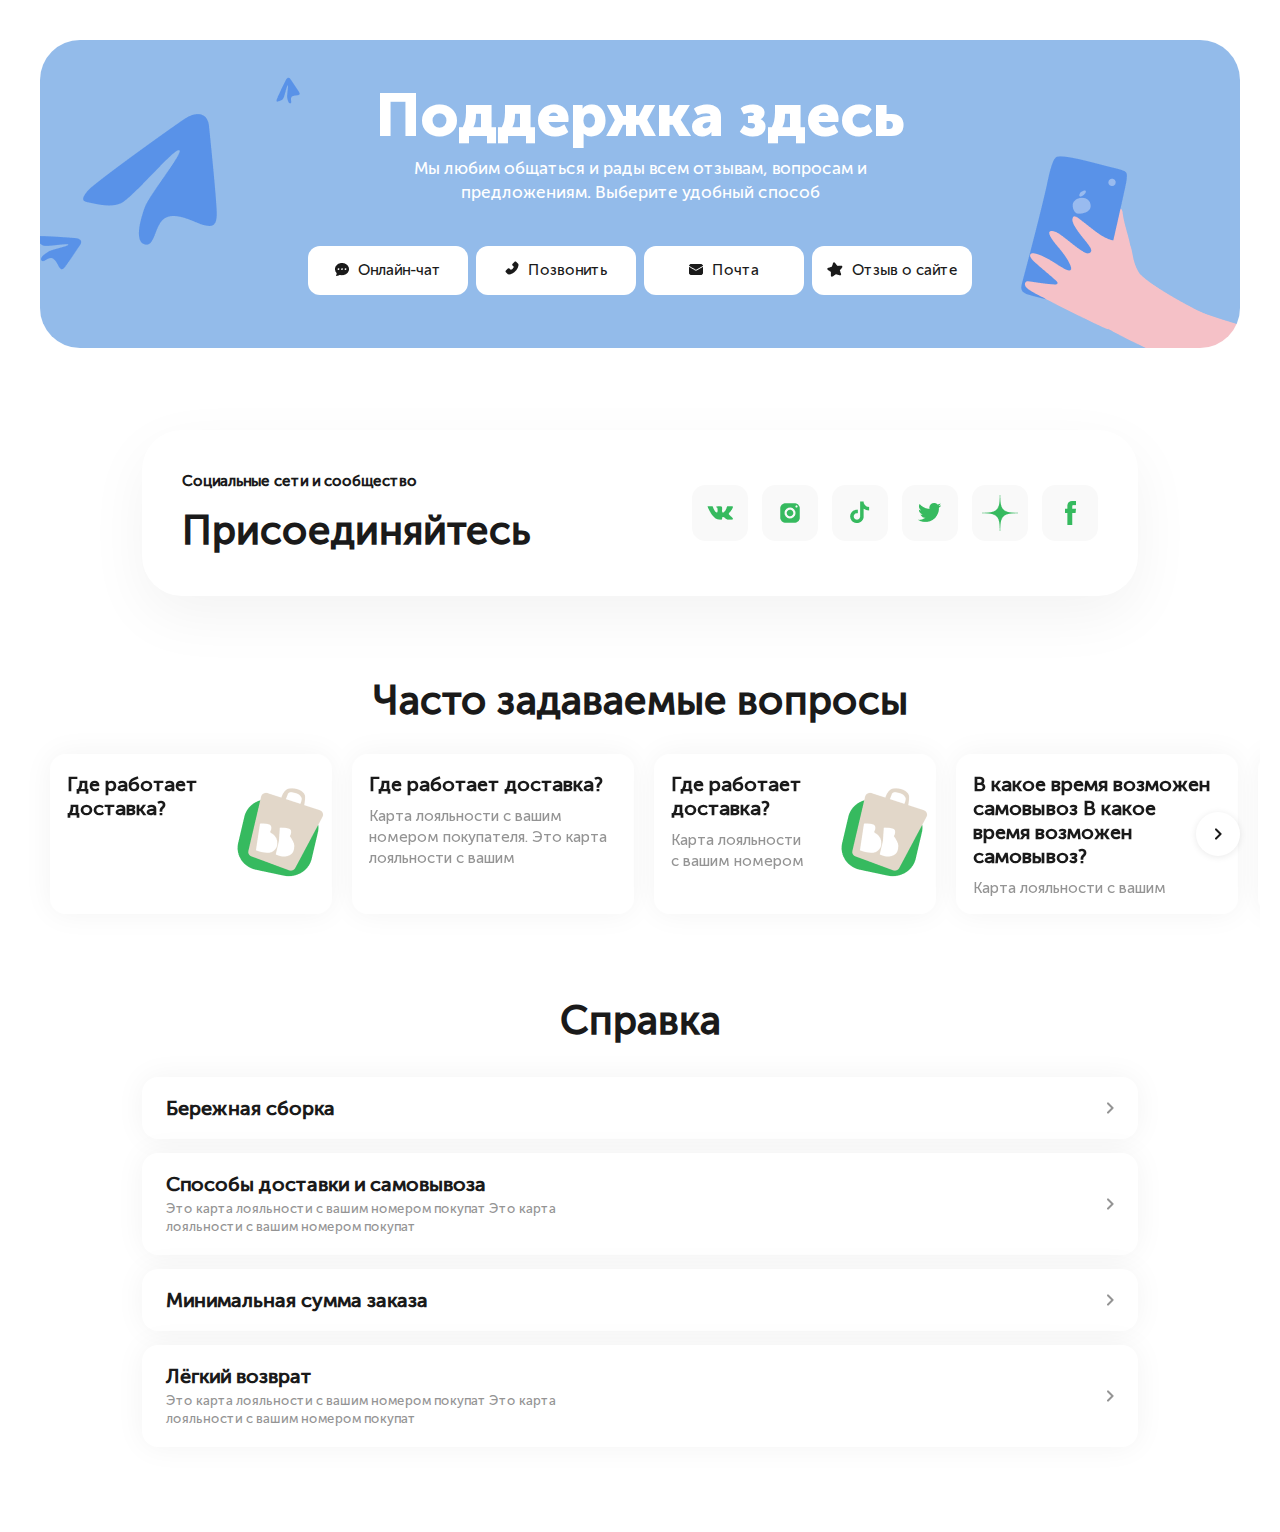
<file: index.html>
<!DOCTYPE html>
<html xmlns="http://www.w3.org/1999/xhtml" lang="ru" xml:lang="ru">
	<head>
		<meta charset="utf-8">
		<meta name="viewport" content="width=device-width" />
		<link rel="stylesheet" href="style.css">
		<link rel="stylesheet" type="text/css" href="slick/slick.css"/>
		<link rel="stylesheet" type="text/css" href="slick/slick-theme.css"/>
		<title>Ameton test task</title>
	</head>

	<body>
		<div class="main_wrapper">
			<div class="support wrapper_1200">
				<h2>Поддержка здесь</h2>
				<p>Мы любим общаться и рады всем отзывам, вопросам и<br> предложениям. Выберите удобный способ</p>
				<div class="support_links">
					<a href="#"><img src="img/icon-1.png" alt="" style="top: 1px;">Онлайн-чат</a>
					<a href="#"><img src="img/icon-2.png" alt="">Позвонить</a>
					<a href="#"><img src="img/icon-3.png" alt="">Почта</a>
					<a href="#"><img src="img/icon-4.png" alt="" style="top: 2px;">Отзыв о сайте</a>
				</div>
			</div>

			<div class="social wrapper_996">
				<div class="title">
					<h3>Социальные сети и сообщество</h3>
					<h2>Присоединяйтесь</h2>
				</div>
				<div class="social_links">
					<a href="#"><img src="img/soc-1.png" alt="VK"></a>
					<a href="#"><img src="img/soc-2.png" alt="Instagram"></a>
					<a href="#"><img src="img/soc-3.png" alt="TikTok"></a>
					<a href="#"><img src="img/soc-4.png" alt="Twitter"></a>
					<a href="#"><img src="img/soc-5.png" alt="Zen"></a>
					<a href="#"><img src="img/soc-6.png" alt="Facebook"></a>
				</div>
			</div>

			<div class="faq wrapper_1200">
				<h2>Часто задаваемые вопросы</h2>

				<div class="faq_items">
					<div class="item with_img">
						<a href="article.html">
							<h3>Где работает доставка?</h3>
							<img src="img/vv.png" alt="">
						</a>
					</div>
					<div class="item">
						<a href="article.html">
							<h3>Где работает доставка?</h3>
							<p>Карта лояльности с вашим номером покупателя. Это карта лояльности с вашим</p>
						</a>
					</div>
					<div class="item with_img">
						<a href="article.html">
							<h3>Где работает доставка?</h3>
							<p>Карта лояльности с вашим номером</p>
							<img src="img/vv.png" alt="">
						</a>
					</div>
					<div class="item">
						<a href="article.html">
							<h3>В какое время возможен самовывоз В какое время возможен самовывоз?</h3>
							<p>Карта лояльности с вашим номером</p>
						</a>
					</div>
					<div class="item">
						<a href="article.html">
							<h3>Lorem ipsum dolor sit amet?</h3>
						</a>
					</div>
				</div>
			</div>

			<div class="reference wrapper_996">
				<h2>Справка</h2>
				<ul class="reference_list">
					<li>
						<a href="#">
							<div class="inner">
								<h3>Бережная сборка</h3>
							</div>
						</a>
					</li>
					<li>
						<a href="#">
							<div class="inner">
								<h3>Способы доставки и самовывоза</h3>
								<p>Это карта лояльности с вашим номером покупат Это карта лояльности с вашим номером покупат</p>
							</div>
						</a>
					</li>
					<li>
						<a href="#">
							<div class="inner">
								<h3>Минимальная сумма заказа</h3>
							</div>
						</a>
					</li>
					<li>
						<a href="#">
							<div class="inner">
								<h3>Лёгкий возврат</h3>
								<p>Это карта лояльности с вашим номером покупат Это карта лояльности с вашим номером покупат</p>
							</div>
						</a>
					</li>
				</ul>
			</div>
		</div>

		<script src="https://ajax.googleapis.com/ajax/libs/jquery/1.11.0/jquery.min.js"></script>
		<script src="slick/slick.min.js" type="text/javascript"></script>
		<script src="script.js" type="text/javascript"></script>
	</body>
</html>
</file>
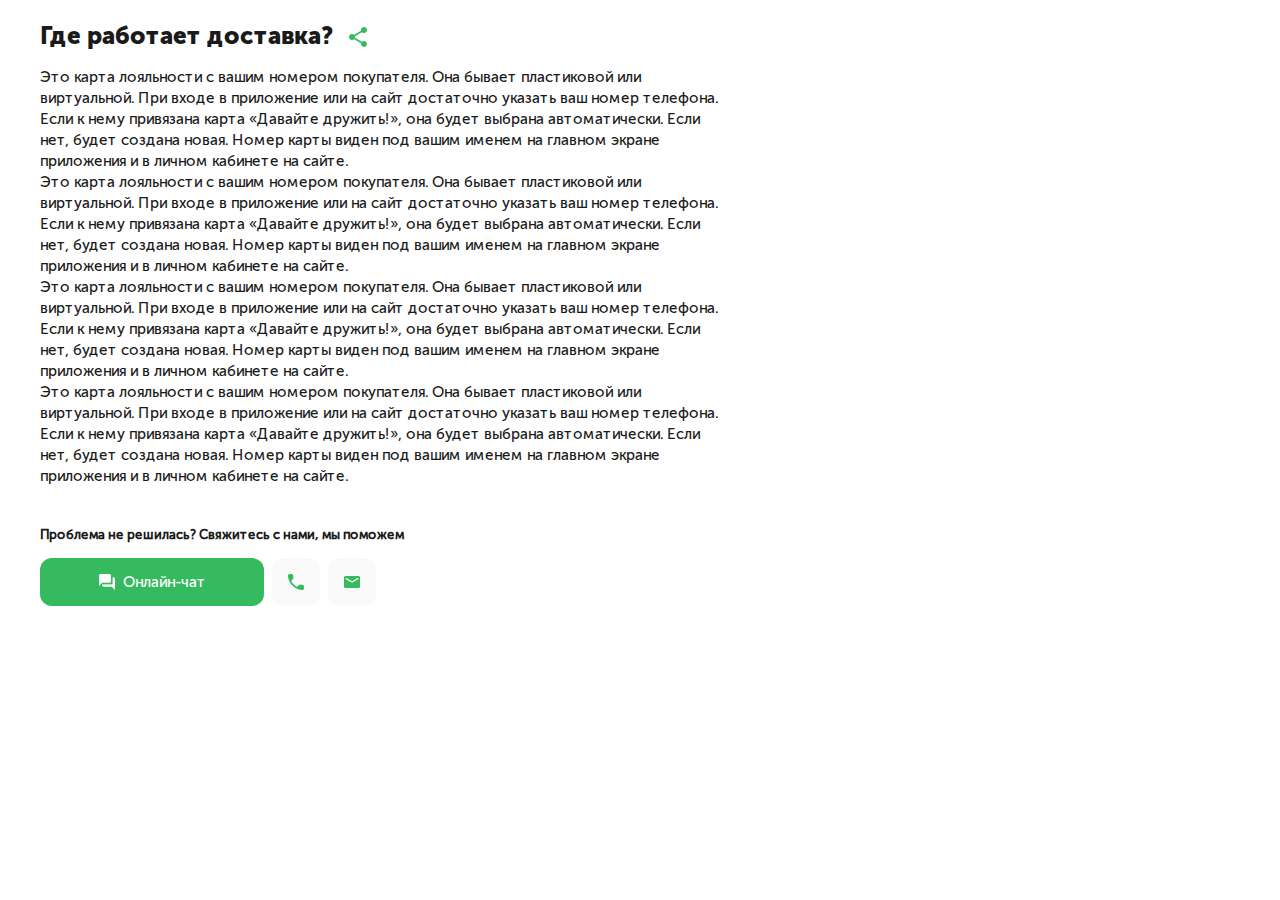
<file: article.html>
<!DOCTYPE html>
<html xmlns="http://www.w3.org/1999/xhtml" lang="ru" xml:lang="ru">
	<head>
        <meta charset="utf-8">
		<meta name="viewport" content="width=device-width" />
		<link rel="stylesheet" href="style.css">
		<title>Ameton test task</title>
	</head>

	<body>
		<div class="main_wrapper">
            <div class="article">
                <h2>Где работает доставка? <button class="share"></button></h2>
                <p>Это карта лояльности с вашим номером покупателя. Она бывает пластиковой или виртуальной. При входе в приложение или на сайт достаточно указать ваш номер телефона. Если к нему привязана карта «Давайте дружить!», она будет выбрана автоматически. Если нет, будет создана новая. Номер карты виден под вашим именем на главном экране приложения и в личном кабинете на сайте.</p>
                <p>Это карта лояльности с вашим номером покупателя. Она бывает пластиковой или виртуальной. При входе в приложение или на сайт достаточно указать ваш номер телефона. Если к нему привязана карта «Давайте дружить!», она будет выбрана автоматически. Если нет, будет создана новая. Номер карты виден под вашим именем на главном экране приложения и в личном кабинете на сайте.</p>
                <p>Это карта лояльности с вашим номером покупателя. Она бывает пластиковой или виртуальной. При входе в приложение или на сайт достаточно указать ваш номер телефона. Если к нему привязана карта «Давайте дружить!», она будет выбрана автоматически. Если нет, будет создана новая. Номер карты виден под вашим именем на главном экране приложения и в личном кабинете на сайте.</p>
                <p>Это карта лояльности с вашим номером покупателя. Она бывает пластиковой или виртуальной. При входе в приложение или на сайт достаточно указать ваш номер телефона. Если к нему привязана карта «Давайте дружить!», она будет выбрана автоматически. Если нет, будет создана новая. Номер карты виден под вашим именем на главном экране приложения и в личном кабинете на сайте.</p>

                <div class="contacts">
                    <h3>Проблема не решилась? Свяжитесь с нами, мы поможем</h3>

                    <div class="contacts_links">
                        <a href="#" class="green_btn"><img src="img/icon-6.png" alt="">Онлайн-чат</a>
                        <a href="#" class="gray_btn"><img src="img/icon-7.png" alt=""></a>
                        <a href="#" class="gray_btn"><img src="img/icon-8.png" alt=""></a>
                    </div>
                </div>
            </div>
        </div>
	</body>
</html>
</file>
<file: style.css>
/* Fonts */
@font-face {
	font-family: 'Museo Sans Cyrl 500';
	src: url('fonts/MuseoSans/MuseoSansCyrl-500.eot');
	src: local('MuseoSansCyrl-500'),
		url('fonts/MuseoSans/MuseoSansCyrl-500.eot?#iefix') format('embedded-opentype'),
		url('fonts/MuseoSans/MuseoSansCyrl-500.woff') format('woff'),
		url('fonts/MuseoSans/MuseoSansCyrl-500.ttf') format('truetype');
	font-weight: normal;
	font-style: normal;
}
@font-face {
	font-family: 'Museo Sans Cyrl 700';
	src: url('fonts/MuseoSans/MuseoSansCyrl-700.eot');
	src: local('MuseoSansCyrl-700'),
		url('fonts/MuseoSans/MuseoSansCyrl-700.eot?#iefix') format('embedded-opentype'),
		url('fonts/MuseoSans/MuseoSansCyrl-700.woff') format('woff'),
		url('fonts/MuseoSans/MuseoSansCyrl-700.ttf') format('truetype');
	font-weight: normal;
	font-style: normal;
}
@font-face {
	font-family: 'Museo Sans Cyrl 900';
	src: url('fonts/MuseoSans/MuseoSansCyrl-900.eot');
	src: local('MuseoSansCyrl-900'),
		url('fonts/MuseoSans/MuseoSansCyrl-900.eot?#iefix') format('embedded-opentype'),
		url('fonts/MuseoSans/MuseoSansCyrl-900.woff') format('woff'),
		url('fonts/MuseoSans/MuseoSansCyrl-900.ttf') format('truetype');
	font-weight: bold;
	font-style: normal;
}

/* CSS Reset */
html, body, div, span, applet, object, iframe,
blockquote, pre,
a, abbr, acronym, address, big, cite, code,
del, dfn, em, img, ins, kbd, q, s, samp,
small, strike, sub, sup, tt, var,
b, u, i, center,
dl, dt, dd,
fieldset, form, label, legend,
table, caption, tbody, tfoot, thead, tr, th, td,
article, aside, canvas, details, embed,
figure, figcaption, footer, header, hgroup,
menu, nav, output, ruby, section, summary,
time, mark, audio, video {
	margin: 0;
	padding: 0;
	border: 0;
	font-size: 100%;
	font: inherit;
}
* {
	outline: none;
}
/* ------------------------- */

body {
	font: 15px/21px 'Museo Sans Cyrl 500';
	color: #1A1A1A;
}

.main_wrapper {
	min-width: 450px;
}
.wrapper_1200 {
	width: 1200px;
	margin: 0 auto;
}
.wrapper_996 {
	width: 996px;
	margin: 0 auto;
}

/* Support */
.support {
	background: url(img/mails.png) no-repeat 0 37px,
				url(img/hand.png) no-repeat 100% 100%,
				#93BBEA;
	color: #fff;
	text-align: center;
	border-radius: 40px;
	margin-top: 40px;
	padding-bottom: 53px;
}
.support h2 {
	font: 60px/72px 'Museo Sans Cyrl 900';
	margin: 0;
	padding: 40px 0 5px;
}
.support p {
	font-size: 17px;
	line-height: 23.8px;
	margin: 0;
}
.support_links {
	display: -webkit-box;
	display: -ms-flexbox;
	display: flex;
	-ms-flex-wrap: wrap;
	    flex-wrap: wrap;
	-webkit-box-pack: center;
	    -ms-flex-pack: center;
	        justify-content: center;
	margin-top: 41px;
}
.support_links a {
	display: block;
	-webkit-box-flex: 0;
	    -ms-flex: 0 1 160px;
	        flex: 0 1 160px;
	margin: 0 4px;
	padding: 14px 0;
	background-color: #fff;
	border-radius: 12px;
	text-decoration: none;
	color: #1A1A1A;
}
.support_links a:hover {
	background-color: #f9f9f9;
}
.support_links img {
	position: relative;
	margin-right: 9px;
}
/* ------------------------- */

/* Social */
.social {
	background-color: #FFFFFF;
	-webkit-box-shadow: 0px 20px 60px rgba(26, 26, 26, 0.05);
	        box-shadow: 0px 20px 60px rgba(26, 26, 26, 0.05);
	border-radius: 40px;
	display: -webkit-box;
	display: -ms-flexbox;
	display: flex;
	-ms-flex-wrap: wrap;
	    flex-wrap: wrap;
	-webkit-box-pack: justify;
	    -ms-flex-pack: justify;
	        justify-content: space-between;
	-webkit-box-align: center;
	    -ms-flex-align: center;
	        align-items: center;
	-webkit-box-sizing: border-box;
	        box-sizing: border-box;
	margin-top: 82px;
	padding: 32px 40px 42px;
}
.social h3 {
	font-size: 15px;
	line-height: 18px;
	margin: 10px 0;
}
.social h2 {
	font-size: 40px;
	line-height: 48px;
	margin: 16px 0 0;
}
.social_links {
	display: -webkit-box;
	display: -ms-flexbox;
	display: flex;
	-ms-flex-wrap: wrap;
	    flex-wrap: wrap;
	margin-top: 10px;
}
.social_links a {
	display: block;
	width: 56px;
	height: 56px;
	position: relative;
	background-color: #F9F9F9;
	border-radius: 13.3311px;
	margin-left: 14px;
}
.social_links a:hover {
	background-color: #fff;
}
.social_links img {
	position: absolute;
	left: 0;
	top: 0;
	right: 0;
	bottom: 0;
	display: inline;
	margin: auto;
	max-width: 100%;
	max-height: 100%;
}
/* ------------------------- */

/* FAQ */
.faq {
	margin-top: 80px;
}
.faq h2 {
	text-align: center;
	font-size: 40px;
	line-height: 48px;
	margin: 0 0 -20px;
}
.faq_items .slick-list {
	margin: 0 -20px;
	padding: 0 20px;
}
.faq_items .slick-track {
	display: -webkit-box;
	display: -ms-flexbox;
	display: flex;
}
.faq_items .item {
	float: none;
	height: auto;
	background-color: #FFFFFF;
	-webkit-box-shadow: 0px 0px 30px rgba(0, 0, 0, 0.05);
	        box-shadow: 0px 0px 30px rgba(0, 0, 0, 0.05);
	border-radius: 16px;
	margin: 50px 10px;
	padding: 18px 25px 18px 17px;
	-webkit-box-sizing: border-box;
	        box-sizing: border-box;
	min-width: 282px;
	max-height: 160px;
	position: relative;
}
.faq_items a {
	display: block;
	height: 100%;
	text-decoration: none;
	color: #1A1A1A;
	overflow: hidden;
}
.faq_items h3 {
	margin: 0;
	font-size: 20px;
	line-height: 24px;
}
.faq_items p {
	margin: 10px 0 0;
	color: #949494;
}
.faq_items .with_img {
	padding-right: 110px;
}
.faq_items .with_img img {
	position: absolute;
	top: 0;
	right: 0;
	max-width: 105px;
	max-height: 100%;
}
/* ------------------------- */

/* Reference */
.reference {
	margin-top: 32px;
}
.reference h2 {
	text-align: center;
	font-size: 40px;
	line-height: 48px;
	margin: 0 0 33px;
}
.reference_list {
	list-style-type: none;
	margin: 0 0 85px;
	padding: 0;
}
.reference_list li {
	background-color: #FFFFFF;
	-webkit-box-shadow: 0px 0px 30px rgba(0, 0, 0, 0.05);
	        box-shadow: 0px 0px 30px rgba(0, 0, 0, 0.05);
	border-radius: 16px;
	margin-bottom: 14px;
	position: relative;
}
.reference_list li:hover {
	background-color: #f9f9f9;
	-webkit-box-shadow: inset 0px 0px 10px rgba(0, 0, 0, 0.05);
	        box-shadow: inset 0px 0px 10px rgba(0, 0, 0, 0.05);
}
.reference_list li:after {
	content: '';
	display: block;
	width: 8px;
	height: 12px;
	position: absolute;
	top: 50%;
	right: 24px;
	margin-top: -6px;
	background: url('img/arrow-right-gray.png') no-repeat;
}
.reference_list a {
	display: block;
	text-decoration: none;
	color: #1A1A1A;
	padding: 19px 50px 19px 24px;
}
.reference_list .inner {
	max-width: 400px;
}
.reference_list h3 {
	font-size: 20px;
	line-height: 24px;
	margin: 0;
}
.reference_list p {
	font-size: 13px;
	line-height: 18.2px;
	color: #949494;
	margin: 4px 0 0;
}
/* ------------------------- */

/* Article */
.article {
	max-width: 690px;
	padding: 22px 40px 80px;
}
.article h2 {
	font: 24px/28.8px 'Museo Sans Cyrl 900';
	margin: 0 0 16px;
}
.article .share {
	width: 24px;
	height: 24px;
	vertical-align: top;
	background: url('img/icon-5.png') no-repeat;
	border: 0;
	padding: 0;
	margin-left: 7px;
	position: relative;
	top: 3px;
	cursor: pointer;
}
.article p {
	margin: 0;
}
.contacts {
	margin-top: 40px;
}
.contacts h3 {
	font-size: 13px;
	line-height: 15.6px;
	margin: 0 0 16px;
}
.contacts_links a {
	display: inline-block;
	vertical-align: middle;
	margin-right: 4px;
}
.contacts_links a:hover {
	-webkit-box-shadow: inset 0px 0px 10px rgba(0, 0, 0, 0.35);
	        box-shadow: inset 0px 0px 10px rgba(0, 0, 0, 0.35);
}
.contacts_links .green_btn {
	width: 224px;
	color: #fff;
	text-decoration: none;
	text-align: center;
	background-color: #36BA5F;
	border-radius: 12px;
	padding: 13px 0;
}
.contacts_links .green_btn img {
	position: relative;
	top: 3px;
	margin-right: 8px;
}
.contacts_links .gray_btn {
	width: 48px;
	height: 48px;
	position: relative;
	background-color: #F9F9F9;
	border-radius: 12px;
}
.contacts_links .gray_btn img {
	position: absolute;
	left: 0;
	top: 0;
	right: 0;
	bottom: 0;
	display: inline;
	margin: auto;
	max-width: 100%;
	max-height: 100%;
}
/* ------------------------- */


@media screen and (max-width: 1200px) {
	.wrapper_1200 {
		width: 95%;
	}

	.faq_items .slick-list {
		margin: 0;
		padding: 0;
	}
	.faq_items .item {
		max-width: 282px;
	}
}
@media screen and (max-width: 1024px) {
	.wrapper_996 {
		width: 90%;
	}

	.social {
		-webkit-box-pack: center;
		    -ms-flex-pack: center;
		        justify-content: center;
		text-align: center;
	}
	.social .title {
		margin: 0 40px 20px;
	}
}
@media screen and (max-width: 768px) {
	.support {
		padding: 0 20px 28px;
		-webkit-box-sizing: border-box;
		        box-sizing: border-box;
	}
	.support_links a {
		margin: 0 15px 25px;
	}
}
@media screen and (max-width: 640px) {
	.support p br {
		display: none;
	}

	.social_links {
		-webkit-box-pack: center;
		    -ms-flex-pack: center;
		        justify-content: center;
		padding: 0 60px;
	}
	.social_links a {
		margin: 10px 20px;
	}
}
</file>
